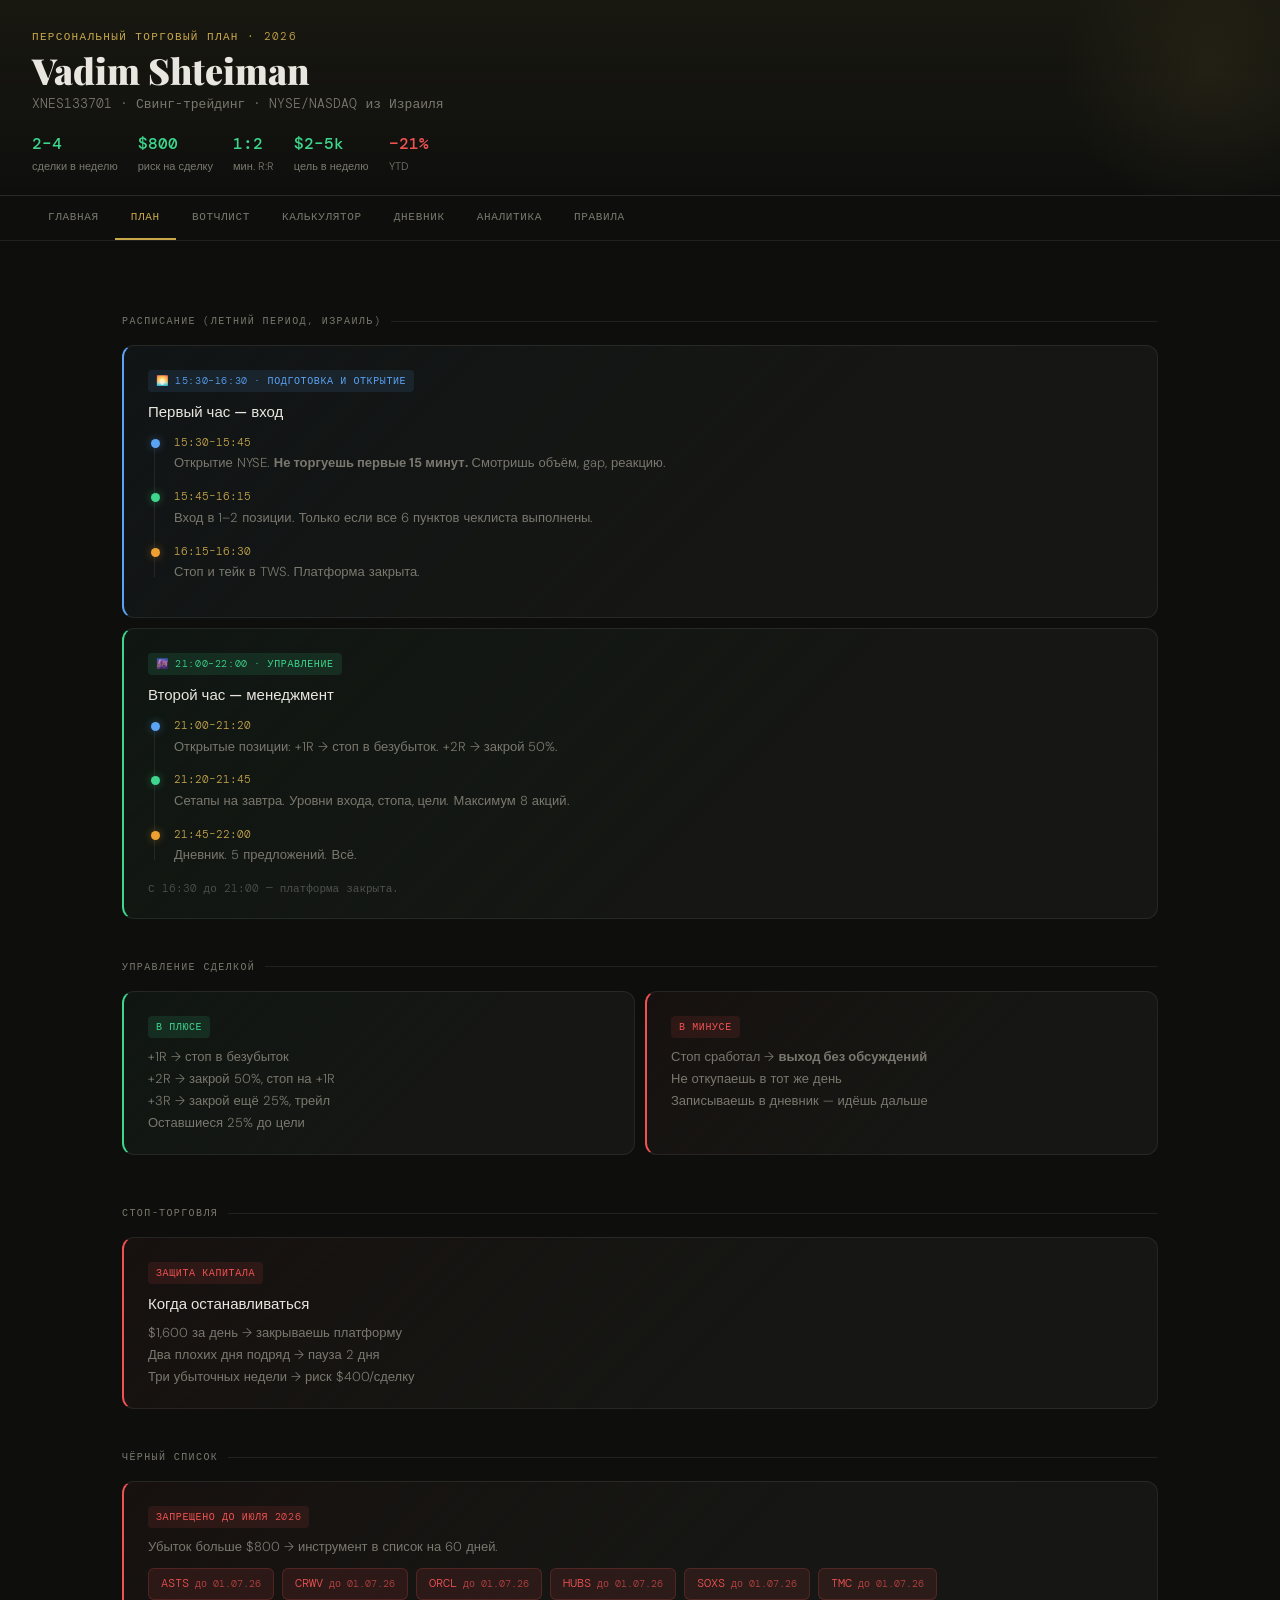
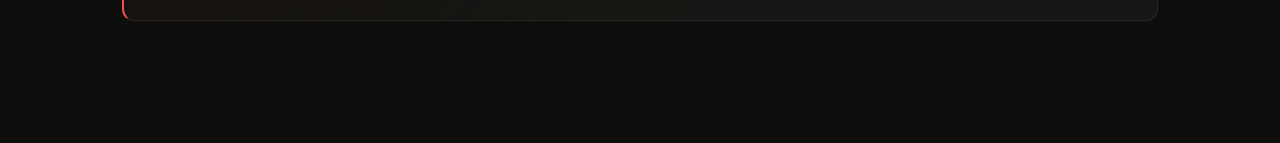
<file: plan.html>
<!DOCTYPE html>
<!-- МОДУЛЬ: Торговый план · Редактировать этот файл для изменения плана/расписания -->
<html lang="ru">
<head>
<meta charset="UTF-8">
<meta name="viewport" content="width=device-width, initial-scale=1.0">
<title>План · Vadim Shteiman</title>
<link rel="stylesheet" href="style.css?v=20260601-1">
</head>
<body data-page="plan">

<header id="site-header"></header>
<nav class="nav" id="site-nav"></nav>

<main>
  <div class="sec-label">Расписание (летний период, Израиль)</div>
  <div class="card blue">
    <span class="tag blue">🌅 15:30–16:30 · Подготовка и открытие</span>
    <div class="card-title">Первый час — вход</div>
    <div class="timeline">
      <div class="tl-item"><div class="tl-dot blue"></div><div class="tl-time">15:30–15:45</div><div class="tl-text">Открытие NYSE. <strong>Не торгуешь первые 15 минут.</strong> Смотришь объём, gap, реакцию.</div></div>
      <div class="tl-item"><div class="tl-dot green"></div><div class="tl-time">15:45–16:15</div><div class="tl-text">Вход в 1–2 позиции. Только если все 6 пунктов чеклиста выполнены.</div></div>
      <div class="tl-item"><div class="tl-dot amber"></div><div class="tl-time">16:15–16:30</div><div class="tl-text">Стоп и тейк в TWS. Платформа закрыта.</div></div>
    </div>
  </div>

  <div class="card green">
    <span class="tag green">🌆 21:00–22:00 · Управление</span>
    <div class="card-title">Второй час — менеджмент</div>
    <div class="timeline">
      <div class="tl-item"><div class="tl-dot blue"></div><div class="tl-time">21:00–21:20</div><div class="tl-text">Открытые позиции: +1R → стоп в безубыток. +2R → закрой 50%.</div></div>
      <div class="tl-item"><div class="tl-dot green"></div><div class="tl-time">21:20–21:45</div><div class="tl-text">Сетапы на завтра. Уровни входа, стопа, цели. Максимум 8 акций.</div></div>
      <div class="tl-item"><div class="tl-dot amber"></div><div class="tl-time">21:45–22:00</div><div class="tl-text">Дневник. 5 предложений. Всё.</div></div>
    </div>
    <div class="card-note">С 16:30 до 21:00 — платформа закрыта.</div>
  </div>

  <div class="sec-label">Управление сделкой</div>
  <div class="grid2">
    <div class="card green">
      <span class="tag green">В плюсе</span>
      <div class="card-body">
        +1R → стоп в безубыток<br>
        +2R → закрой 50%, стоп на +1R<br>
        +3R → закрой ещё 25%, трейл<br>
        Оставшиеся 25% до цели
      </div>
    </div>
    <div class="card red">
      <span class="tag red">В минусе</span>
      <div class="card-body">
        Стоп сработал → <strong>выход без обсуждений</strong><br>
        Не откупаешь в тот же день<br>
        Записываешь в дневник — идёшь дальше
      </div>
    </div>
  </div>

  <div class="sec-label">Стоп-торговля</div>
  <div class="card red">
    <span class="tag red">Защита капитала</span>
    <div class="card-title">Когда останавливаться</div>
    <div class="card-body">
      $1,600 за день → закрываешь платформу<br>
      Два плохих дня подряд → пауза 2 дня<br>
      Три убыточных недели → риск $400/сделку
    </div>
  </div>

  <div class="sec-label">Чёрный список</div>
  <div class="card red">
    <span class="tag red">Запрещено до июля 2026</span>
    <div class="card-body">Убыток больше $800 → инструмент в список на 60 дней.</div>
    <div class="blacklist">
      <div class="bl-item">ASTS <span class="bl-date">до 01.07.26</span></div>
      <div class="bl-item">CRWV <span class="bl-date">до 01.07.26</span></div>
      <div class="bl-item">ORCL <span class="bl-date">до 01.07.26</span></div>
      <div class="bl-item">HUBS <span class="bl-date">до 01.07.26</span></div>
      <div class="bl-item">SOXS <span class="bl-date">до 01.07.26</span></div>
      <div class="bl-item">TMC <span class="bl-date">до 01.07.26</span></div>
    </div>
  </div>
</main>

<script src="nav.js?v=20260601-1"></script>
</body>
</html>
</file>
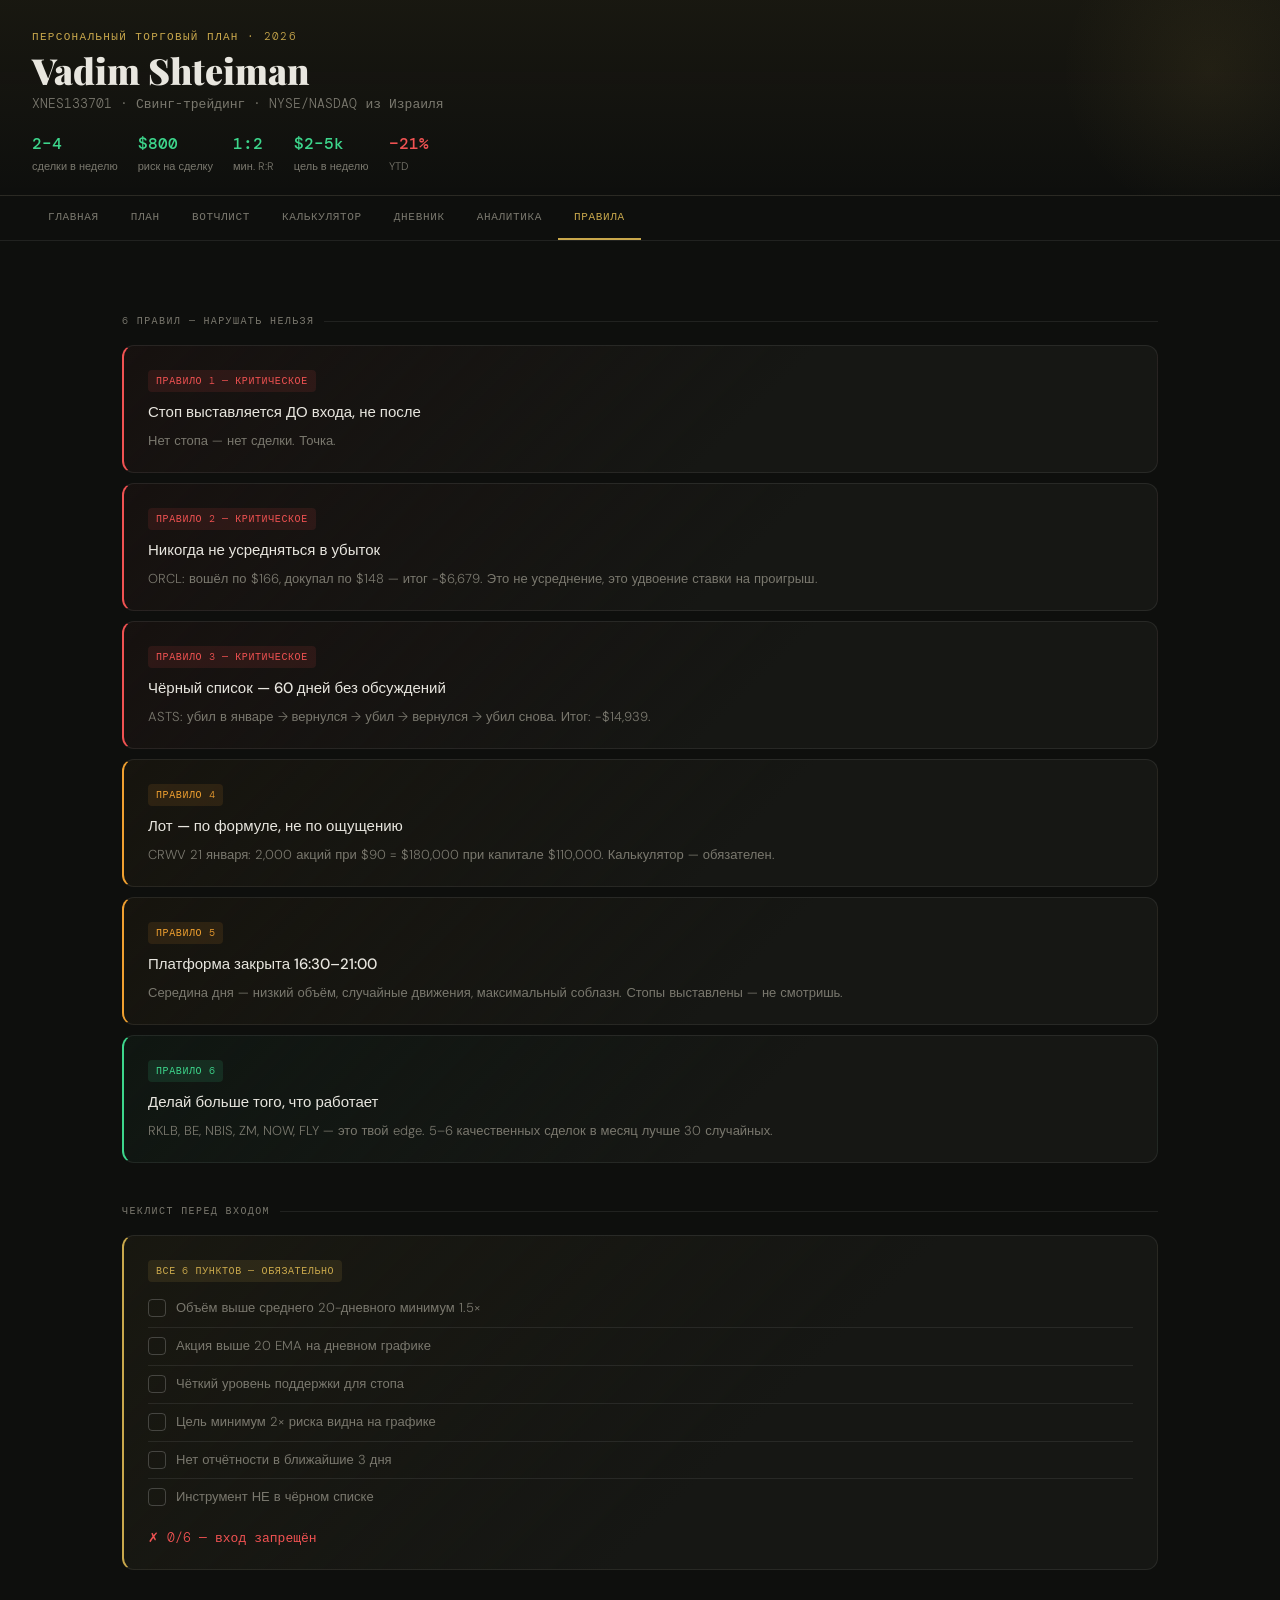
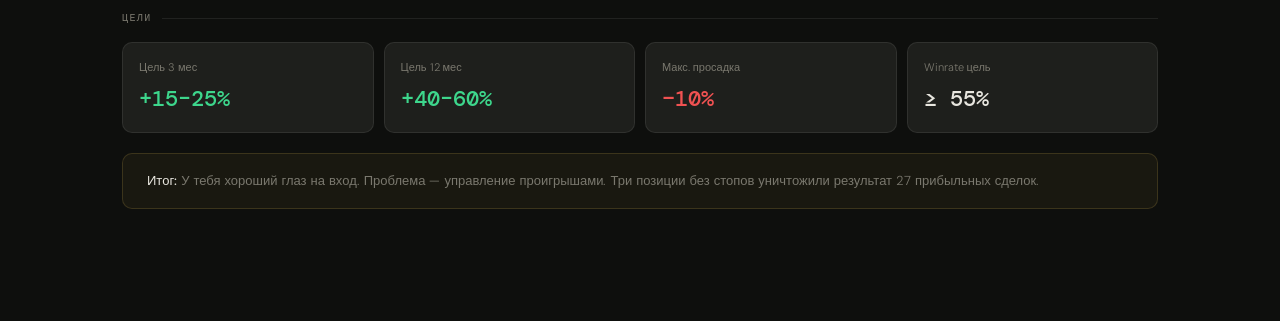
<file: rules.html>
<!DOCTYPE html>
<!-- МОДУЛЬ: Правила · Редактировать ТОЛЬКО этот файл для изменения правил и чеклиста -->
<html lang="ru">
<head>
<meta charset="UTF-8">
<meta name="viewport" content="width=device-width, initial-scale=1.0">
<title>Правила · Vadim Shteiman</title>
<link rel="stylesheet" href="style.css?v=20260601-1">
</head>
<body data-page="rules">

<header id="site-header"></header>
<nav class="nav" id="site-nav"></nav>

<main>
  <div class="sec-label">6 правил — нарушать нельзя</div>

  <div class="card red">
    <span class="tag red">Правило 1 — критическое</span>
    <div class="card-title">Стоп выставляется ДО входа, не после</div>
    <div class="card-body">Нет стопа — нет сделки. Точка.</div>
  </div>

  <div class="card red">
    <span class="tag red">Правило 2 — критическое</span>
    <div class="card-title">Никогда не усредняться в убыток</div>
    <div class="card-body">ORCL: вошёл по $166, докупал по $148 — итог −$6,679. Это не усреднение, это удвоение ставки на проигрыш.</div>
  </div>

  <div class="card red">
    <span class="tag red">Правило 3 — критическое</span>
    <div class="card-title">Чёрный список — 60 дней без обсуждений</div>
    <div class="card-body">ASTS: убил в январе → вернулся → убил → вернулся → убил снова. Итог: −$14,939.</div>
  </div>

  <div class="card amber">
    <span class="tag amber">Правило 4</span>
    <div class="card-title">Лот — по формуле, не по ощущению</div>
    <div class="card-body">CRWV 21 января: 2,000 акций при $90 = $180,000 при капитале $110,000. Калькулятор — обязателен.</div>
  </div>

  <div class="card amber">
    <span class="tag amber">Правило 5</span>
    <div class="card-title">Платформа закрыта 16:30–21:00</div>
    <div class="card-body">Середина дня — низкий объём, случайные движения, максимальный соблазн. Стопы выставлены — не смотришь.</div>
  </div>

  <div class="card green">
    <span class="tag green">Правило 6</span>
    <div class="card-title">Делай больше того, что работает</div>
    <div class="card-body">RKLB, BE, NBIS, ZM, NOW, FLY — это твой edge. 5–6 качественных сделок в месяц лучше 30 случайных.</div>
  </div>

  <div class="sec-label">Чеклист перед входом</div>
  <div class="card gold">
    <span class="tag gold">Все 6 пунктов — обязательно</span>
    <ul class="checklist" id="entry-checklist">
      <li onclick="toggleCheck(this)"><div class="cb">✓</div><span>Объём выше среднего 20-дневного минимум 1.5×</span></li>
      <li onclick="toggleCheck(this)"><div class="cb">✓</div><span>Акция выше 20 EMA на дневном графике</span></li>
      <li onclick="toggleCheck(this)"><div class="cb">✓</div><span>Чёткий уровень поддержки для стопа</span></li>
      <li onclick="toggleCheck(this)"><div class="cb">✓</div><span>Цель минимум 2× риска видна на графике</span></li>
      <li onclick="toggleCheck(this)"><div class="cb">✓</div><span>Нет отчётности в ближайшие 3 дня</span></li>
      <li onclick="toggleCheck(this)"><div class="cb">✓</div><span>Инструмент НЕ в чёрном списке</span></li>
    </ul>
    <div id="checklist-result" style="margin-top:12px;font-family:'DM Mono',monospace;font-size:13px;color:var(--red);">✗ 0/6 — вход запрещён</div>
  </div>

  <div class="sec-label">Цели</div>
  <div class="metrics">
    <div class="metric"><div class="metric-label">Цель 3 мес</div><div class="metric-val green">+15–25%</div></div>
    <div class="metric"><div class="metric-label">Цель 12 мес</div><div class="metric-val green">+40–60%</div></div>
    <div class="metric"><div class="metric-label">Макс. просадка</div><div class="metric-val red">−10%</div></div>
    <div class="metric"><div class="metric-label">Winrate цель</div><div class="metric-val">≥ 55%</div></div>
  </div>

  <div class="hlbox">
    <strong>Итог:</strong> У тебя хороший глаз на вход. Проблема — управление проигрышами. Три позиции без стопов уничтожили результат 27 прибыльных сделок.
  </div>
</main>

<script src="nav.js?v=20260601-1"></script>
<script>
function toggleCheck(li) {
  li.classList.toggle('checked');
  const all     = document.querySelectorAll('#entry-checklist li').length;
  const checked = document.querySelectorAll('#entry-checklist li.checked').length;
  const el      = document.getElementById('checklist-result');
  if (checked === all) {
    el.style.color = 'var(--green)'; el.textContent = '✓ Все 6 — вход разрешён';
  } else {
    el.style.color = 'var(--red)'; el.textContent = `✗ ${checked}/${all} — вход запрещён`;
  }
}
</script>
</body>
</html>
</file>
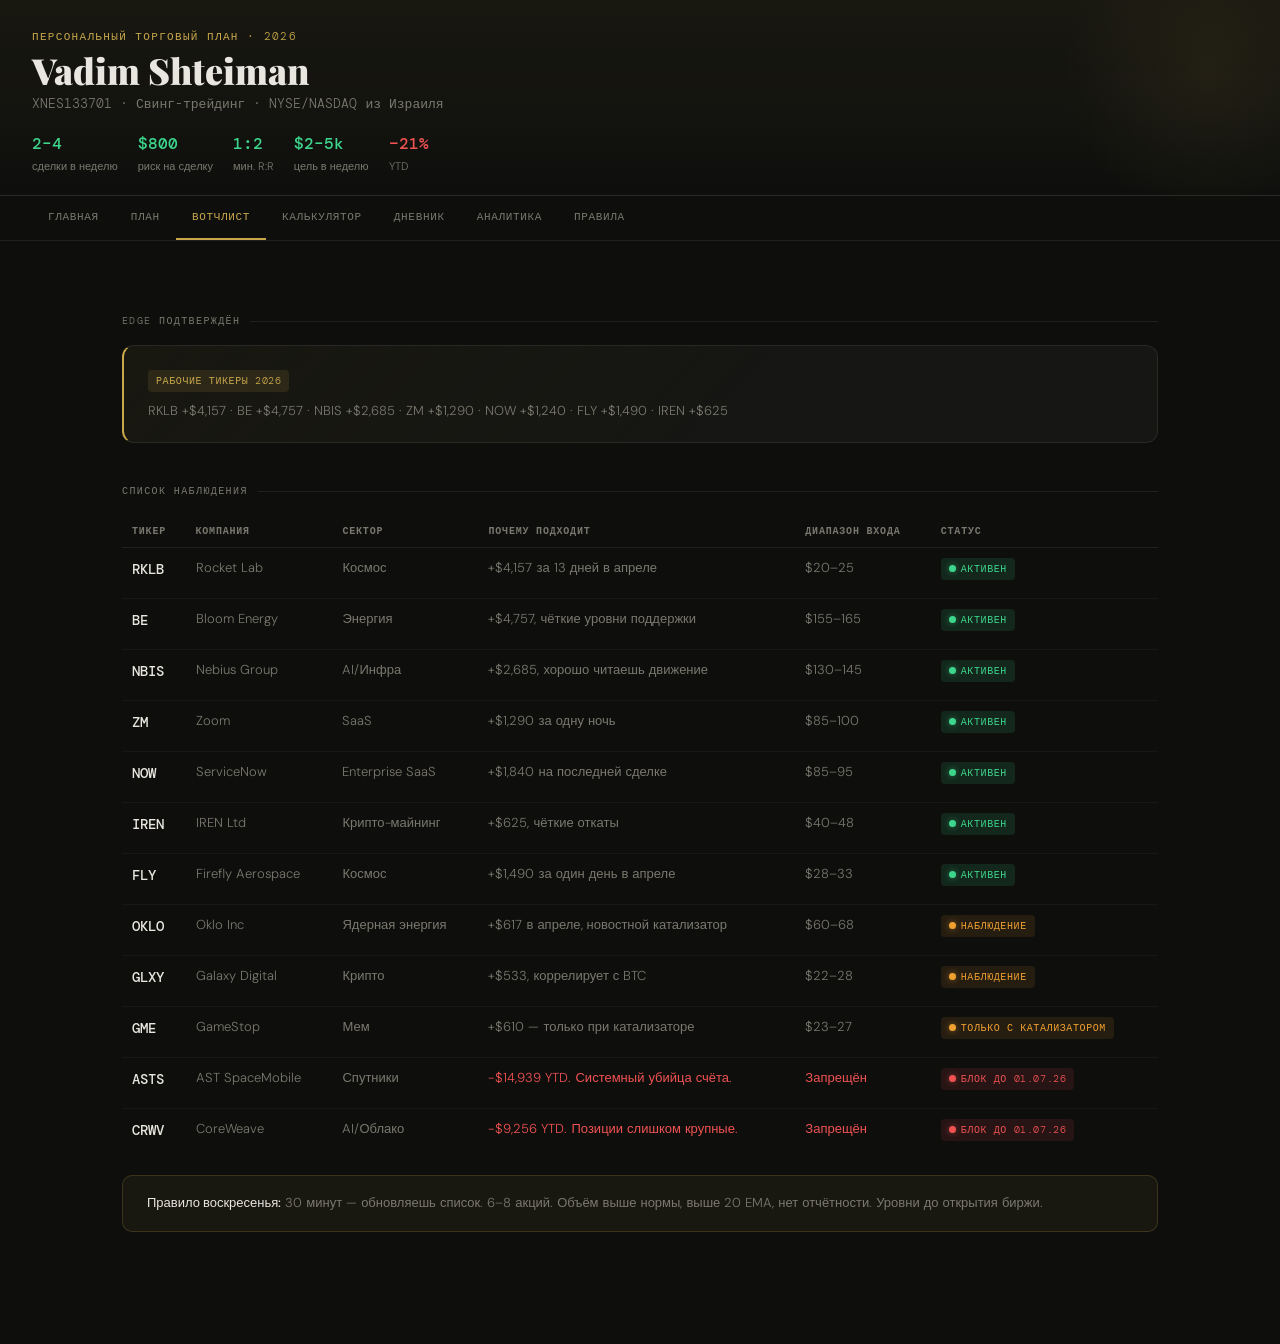
<file: watchlist.html>
<!DOCTYPE html>
<!-- МОДУЛЬ: Вотчлист · Редактировать ТОЛЬКО этот файл для изменения тикеров -->
<html lang="ru">
<head>
<meta charset="UTF-8">
<meta name="viewport" content="width=device-width, initial-scale=1.0">
<title>Вотчлист · Vadim Shteiman</title>
<link rel="stylesheet" href="style.css?v=20260601-1">
</head>
<body data-page="watchlist">

<header id="site-header"></header>
<nav class="nav" id="site-nav"></nav>

<main>
  <div class="sec-label">Edge подтверждён</div>
  <div class="card gold">
    <span class="tag gold">Рабочие тикеры 2026</span>
    <div class="card-body">RKLB +$4,157 · BE +$4,757 · NBIS +$2,685 · ZM +$1,290 · NOW +$1,240 · FLY +$1,490 · IREN +$625</div>
  </div>

  <div class="sec-label">Список наблюдения</div>
  <table class="wtable">
    <thead>
      <tr>
        <th>Тикер</th>
        <th>Компания</th>
        <th>Сектор</th>
        <th>Почему подходит</th>
        <th>Диапазон входа</th>
        <th>Статус</th>
      </tr>
    </thead>
    <tbody>
      <tr>
        <td><span class="ticker-sym">RKLB</span></td>
        <td>Rocket Lab</td>
        <td>Космос</td>
        <td>+$4,157 за 13 дней в апреле</td>
        <td>$20–25</td>
        <td><span class="tag green"><span class="signal-dot s-green"></span>Активен</span></td>
      </tr>
      <tr>
        <td><span class="ticker-sym">BE</span></td>
        <td>Bloom Energy</td>
        <td>Энергия</td>
        <td>+$4,757, чёткие уровни поддержки</td>
        <td>$155–165</td>
        <td><span class="tag green"><span class="signal-dot s-green"></span>Активен</span></td>
      </tr>
      <tr>
        <td><span class="ticker-sym">NBIS</span></td>
        <td>Nebius Group</td>
        <td>AI/Инфра</td>
        <td>+$2,685, хорошо читаешь движение</td>
        <td>$130–145</td>
        <td><span class="tag green"><span class="signal-dot s-green"></span>Активен</span></td>
      </tr>
      <tr>
        <td><span class="ticker-sym">ZM</span></td>
        <td>Zoom</td>
        <td>SaaS</td>
        <td>+$1,290 за одну ночь</td>
        <td>$85–100</td>
        <td><span class="tag green"><span class="signal-dot s-green"></span>Активен</span></td>
      </tr>
      <tr>
        <td><span class="ticker-sym">NOW</span></td>
        <td>ServiceNow</td>
        <td>Enterprise SaaS</td>
        <td>+$1,840 на последней сделке</td>
        <td>$85–95</td>
        <td><span class="tag green"><span class="signal-dot s-green"></span>Активен</span></td>
      </tr>
      <tr>
        <td><span class="ticker-sym">IREN</span></td>
        <td>IREN Ltd</td>
        <td>Крипто-майнинг</td>
        <td>+$625, чёткие откаты</td>
        <td>$40–48</td>
        <td><span class="tag green"><span class="signal-dot s-green"></span>Активен</span></td>
      </tr>
      <tr>
        <td><span class="ticker-sym">FLY</span></td>
        <td>Firefly Aerospace</td>
        <td>Космос</td>
        <td>+$1,490 за один день в апреле</td>
        <td>$28–33</td>
        <td><span class="tag green"><span class="signal-dot s-green"></span>Активен</span></td>
      </tr>
      <tr>
        <td><span class="ticker-sym">OKLO</span></td>
        <td>Oklo Inc</td>
        <td>Ядерная энергия</td>
        <td>+$617 в апреле, новостной катализатор</td>
        <td>$60–68</td>
        <td><span class="tag amber"><span class="signal-dot s-amber"></span>Наблюдение</span></td>
      </tr>
      <tr>
        <td><span class="ticker-sym">GLXY</span></td>
        <td>Galaxy Digital</td>
        <td>Крипто</td>
        <td>+$533, коррелирует с BTC</td>
        <td>$22–28</td>
        <td><span class="tag amber"><span class="signal-dot s-amber"></span>Наблюдение</span></td>
      </tr>
      <tr>
        <td><span class="ticker-sym">GME</span></td>
        <td>GameStop</td>
        <td>Мем</td>
        <td>+$610 — только при катализаторе</td>
        <td>$23–27</td>
        <td><span class="tag amber"><span class="signal-dot s-amber"></span>Только с катализатором</span></td>
      </tr>
      <tr>
        <td><span class="ticker-sym">ASTS</span></td>
        <td>AST SpaceMobile</td>
        <td>Спутники</td>
        <td style="color:var(--red)">−$14,939 YTD. Системный убийца счёта.</td>
        <td style="color:var(--red)">Запрещён</td>
        <td><span class="tag red"><span class="signal-dot s-red"></span>Блок до 01.07.26</span></td>
      </tr>
      <tr>
        <td><span class="ticker-sym">CRWV</span></td>
        <td>CoreWeave</td>
        <td>AI/Облако</td>
        <td style="color:var(--red)">−$9,256 YTD. Позиции слишком крупные.</td>
        <td style="color:var(--red)">Запрещён</td>
        <td><span class="tag red"><span class="signal-dot s-red"></span>Блок до 01.07.26</span></td>
      </tr>
    </tbody>
  </table>

  <div class="hlbox" style="margin-top:16px;">
    <strong>Правило воскресенья:</strong> 30 минут — обновляешь список. 6–8 акций. Объём выше нормы, выше 20 EMA, нет отчётности. Уровни до открытия биржи.
  </div>
</main>

<script src="nav.js?v=20260601-1"></script>
</body>
</html>
</file>
<file: style.css>
/* style.css — общие стили · Vadim Shteiman Trading Plan */
@import url('https://fonts.googleapis.com/css2?family=DM+Mono:wght@400;500&family=Playfair+Display:wght@700;900&family=DM+Sans:wght@300;400;500&display=swap');

:root {
  --bg:#0e0f0d;--bg2:#161714;--bg3:#1e1f1c;
  --border:rgba(255,255,255,0.08);--text:#e8e6df;--muted:#7a786e;
  --green:#3dd68c;--green-dim:rgba(61,214,140,0.12);
  --red:#f05252;--red-dim:rgba(240,82,82,0.10);
  --amber:#f0a030;--amber-dim:rgba(240,160,48,0.10);
  --blue:#5ba3f5;--blue-dim:rgba(91,163,245,0.10);
  --gold:#c9a84c;
}
*{box-sizing:border-box;margin:0;padding:0;}
body{background:var(--bg);color:var(--text);font-family:'DM Sans',sans-serif;font-weight:300;line-height:1.6;min-height:100vh;padding-bottom:80px;}

/* HEADER */
header{border-bottom:.5px solid var(--border);padding:1.75rem 2rem 1.25rem;background:linear-gradient(180deg,rgba(195,165,76,0.06) 0%,transparent 100%);position:relative;overflow:hidden;}
header::before{content:'';position:absolute;top:-80px;right:-80px;width:300px;height:300px;border-radius:50%;background:radial-gradient(circle,rgba(195,165,76,0.08) 0%,transparent 70%);pointer-events:none;}
.header-label{font-family:'DM Mono',monospace;font-size:11px;letter-spacing:.12em;color:var(--gold);text-transform:uppercase;margin-bottom:5px;}
h1{font-family:'Playfair Display',serif;font-size:clamp(22px,4vw,36px);font-weight:900;line-height:1.1;color:var(--text);margin-bottom:4px;}
.header-sub{font-size:13px;color:var(--muted);font-family:'DM Mono',monospace;}
.header-stats{display:flex;flex-wrap:wrap;gap:20px;margin-top:1rem;}
.hstat{display:flex;flex-direction:column;}
.hstat-val{font-family:'DM Mono',monospace;font-size:16px;font-weight:500;color:var(--green);}
.hstat-val.neg{color:var(--red);}
.hstat-label{font-size:11px;color:var(--muted);margin-top:1px;}

/* NAV */
.nav{display:flex;border-bottom:.5px solid var(--border);padding:0 2rem;background:var(--bg);position:sticky;top:0;z-index:10;overflow-x:auto;}
.nav a{font-family:'DM Mono',monospace;font-size:11px;letter-spacing:.06em;text-transform:uppercase;padding:12px 16px;color:var(--muted);border-bottom:2px solid transparent;transition:color .15s,border-color .15s;white-space:nowrap;text-decoration:none;}
.nav a:hover{color:var(--text);}
.nav a.active{color:var(--gold);border-bottom-color:var(--gold);}

/* MAIN */
main{max-width:1100px;margin:0 auto;padding:2rem;}
.sec-label{font-family:'DM Mono',monospace;font-size:10px;letter-spacing:.14em;color:var(--muted);text-transform:uppercase;margin:2.5rem 0 1rem;display:flex;align-items:center;gap:10px;}
.sec-label::after{content:'';flex:1;height:.5px;background:var(--border);}

/* CARDS */
.card{background:var(--bg2);border:.5px solid var(--border);border-radius:12px;padding:1.25rem 1.5rem;margin-bottom:10px;}
.card.green{border-left:2px solid var(--green);background:linear-gradient(135deg,rgba(61,214,140,0.04) 0%,var(--bg2) 60%);}
.card.red{border-left:2px solid var(--red);background:linear-gradient(135deg,rgba(240,82,82,0.04) 0%,var(--bg2) 60%);}
.card.amber{border-left:2px solid var(--amber);background:linear-gradient(135deg,rgba(240,160,48,0.04) 0%,var(--bg2) 60%);}
.card.blue{border-left:2px solid var(--blue);background:linear-gradient(135deg,rgba(91,163,245,0.04) 0%,var(--bg2) 60%);}
.card.gold{border-left:2px solid var(--gold);background:linear-gradient(135deg,rgba(195,165,76,0.06) 0%,var(--bg2) 60%);}
.tag{font-family:'DM Mono',monospace;font-size:10px;letter-spacing:.06em;padding:3px 8px;border-radius:4px;display:inline-block;margin-bottom:8px;text-transform:uppercase;}
.tag.green{background:var(--green-dim);color:var(--green);}
.tag.red{background:var(--red-dim);color:var(--red);}
.tag.amber{background:var(--amber-dim);color:var(--amber);}
.tag.blue{background:var(--blue-dim);color:var(--blue);}
.tag.gold{background:rgba(195,165,76,0.12);color:var(--gold);}
.card-title{font-size:15px;font-weight:500;margin-bottom:6px;color:var(--text);}
.card-body{font-size:13px;color:var(--muted);line-height:1.7;}
.card-note{font-family:'DM Mono',monospace;font-size:11px;color:rgba(255,255,255,0.25);margin-top:6px;}

/* METRICS */
.metrics{display:grid;grid-template-columns:repeat(auto-fit,minmax(120px,1fr));gap:10px;margin-bottom:1.25rem;}
.metric{background:var(--bg3);border:.5px solid var(--border);border-radius:10px;padding:1rem;}
.metric-val{font-family:'DM Mono',monospace;font-size:22px;font-weight:500;margin-top:4px;color:var(--text);}
.metric-val.green{color:var(--green);}
.metric-val.red{color:var(--red);}
.metric-label{font-size:11px;color:var(--muted);}

/* TIMELINE */
.timeline{position:relative;padding-left:26px;margin-top:10px;}
.timeline::before{content:'';position:absolute;left:6px;top:6px;bottom:6px;width:1px;background:var(--border);}
.tl-item{position:relative;margin-bottom:14px;}
.tl-dot{position:absolute;left:-23px;top:5px;width:9px;height:9px;border-radius:50%;}
.tl-dot.green{background:var(--green);box-shadow:0 0 8px rgba(61,214,140,0.4);}
.tl-dot.blue{background:var(--blue);box-shadow:0 0 8px rgba(91,163,245,0.4);}
.tl-dot.amber{background:var(--amber);box-shadow:0 0 8px rgba(240,160,48,0.4);}
.tl-dot.red{background:var(--red);box-shadow:0 0 8px rgba(240,82,82,0.4);}
.tl-time{font-family:'DM Mono',monospace;font-size:11px;color:var(--gold);margin-bottom:2px;}
.tl-text{font-size:13px;color:var(--muted);}

/* CHECKLIST */
.checklist{list-style:none;}
.checklist li{display:flex;align-items:flex-start;gap:10px;font-size:13px;color:var(--muted);padding:8px 0;border-bottom:.5px solid var(--border);cursor:pointer;transition:color .15s;}
.checklist li:last-child{border-bottom:none;}
.checklist li:hover{color:var(--text);}
.checklist li.checked{color:var(--green);}
.cb{width:18px;height:18px;border:1.5px solid rgba(255,255,255,0.2);border-radius:4px;flex-shrink:0;margin-top:1px;display:flex;align-items:center;justify-content:center;transition:background .15s,border-color .15s;font-size:11px;color:transparent;}
.checklist li.checked .cb{background:var(--green);border-color:var(--green);color:#0e0f0d;}

/* GRID */
.grid2{display:grid;grid-template-columns:1fr 1fr;gap:10px;}
@media(max-width:600px){.grid2{grid-template-columns:1fr;}}

/* TABLE */
.wtable{width:100%;border-collapse:collapse;font-size:13px;}
.wtable th{font-family:'DM Mono',monospace;font-size:10px;letter-spacing:.08em;color:var(--muted);text-transform:uppercase;padding:8px 10px;text-align:left;border-bottom:.5px solid var(--border);}
.wtable td{padding:10px;border-bottom:.5px solid rgba(255,255,255,0.04);color:var(--muted);vertical-align:top;}
.wtable tr:last-child td{border-bottom:none;}
.wtable tr:hover td{background:rgba(255,255,255,0.02);}
.ticker-sym{font-family:'DM Mono',monospace;font-size:14px;font-weight:500;color:var(--text);}
.signal-dot{display:inline-block;width:7px;height:7px;border-radius:50%;margin-right:5px;}
.s-green{background:var(--green);box-shadow:0 0 6px rgba(61,214,140,0.5);}
.s-amber{background:var(--amber);box-shadow:0 0 6px rgba(240,160,48,0.5);}
.s-red{background:var(--red);box-shadow:0 0 6px rgba(240,82,82,0.5);}

/* BLACKLIST */
.blacklist{display:flex;flex-wrap:wrap;gap:8px;margin-top:10px;}
.bl-item{font-family:'DM Mono',monospace;font-size:12px;padding:5px 12px;border-radius:6px;background:var(--red-dim);color:var(--red);border:.5px solid rgba(240,82,82,0.2);display:flex;align-items:center;gap:6px;}
.bl-date{font-size:10px;opacity:.7;}

/* BUTTONS */
.btn{background:var(--gold);color:var(--bg);border:none;border-radius:8px;padding:10px 20px;font-family:'DM Mono',monospace;font-size:13px;font-weight:500;cursor:pointer;letter-spacing:.04em;transition:opacity .15s;}
.btn:hover{opacity:.85;}
.btn.secondary{background:transparent;color:var(--muted);border:.5px solid var(--border);}
.btn.secondary:hover{color:var(--text);border-color:rgba(255,255,255,0.2);}
.btn.sm{padding:6px 12px;font-size:11px;}
.btn.danger{background:var(--red-dim);color:var(--red);border:.5px solid rgba(240,82,82,0.3);}

/* FORM */
.jform label{font-size:11px;color:var(--muted);font-family:'DM Mono',monospace;letter-spacing:.06em;text-transform:uppercase;display:block;margin-bottom:4px;}
.jform input,.jform textarea,.jform select{background:var(--bg3);border:.5px solid var(--border);border-radius:8px;padding:10px 12px;color:var(--text);font-family:'DM Sans',sans-serif;font-size:13px;width:100%;outline:none;transition:border-color .2s;resize:vertical;}
.jform input:focus,.jform textarea:focus,.jform select:focus{border-color:rgba(195,165,76,0.5);box-shadow:0 0 0 2px rgba(195,165,76,0.1);}
.jform select option{background:var(--bg3);}
.jrow{display:grid;grid-template-columns:1fr 1fr;gap:10px;margin-bottom:10px;}
.jrow1{margin-bottom:10px;}
@media(max-width:600px){.jrow{grid-template-columns:1fr;}}

/* MISC */
.formula{background:var(--bg3);border:.5px solid var(--border);border-radius:10px;padding:1.25rem 1.5rem;font-family:'DM Mono',monospace;font-size:13px;color:var(--muted);line-height:2;margin:10px 0;}
.formula strong{color:var(--text);font-weight:500;}
.hlbox{background:rgba(195,165,76,0.06);border:.5px solid rgba(195,165,76,0.2);border-radius:10px;padding:1rem 1.5rem;font-size:13px;color:var(--muted);line-height:1.75;margin-top:10px;}
.hlbox strong{color:var(--text);font-weight:500;}
.summary-bar{background:var(--bg3);border:.5px solid var(--border);border-radius:10px;padding:1rem 1.5rem;display:flex;flex-wrap:wrap;gap:24px;align-items:center;margin-top:14px;}
.sb-item{display:flex;flex-direction:column;}
.sb-val{font-family:'DM Mono',monospace;font-size:18px;font-weight:500;}
.sb-label{font-size:11px;color:var(--muted);margin-top:1px;}
</file>
